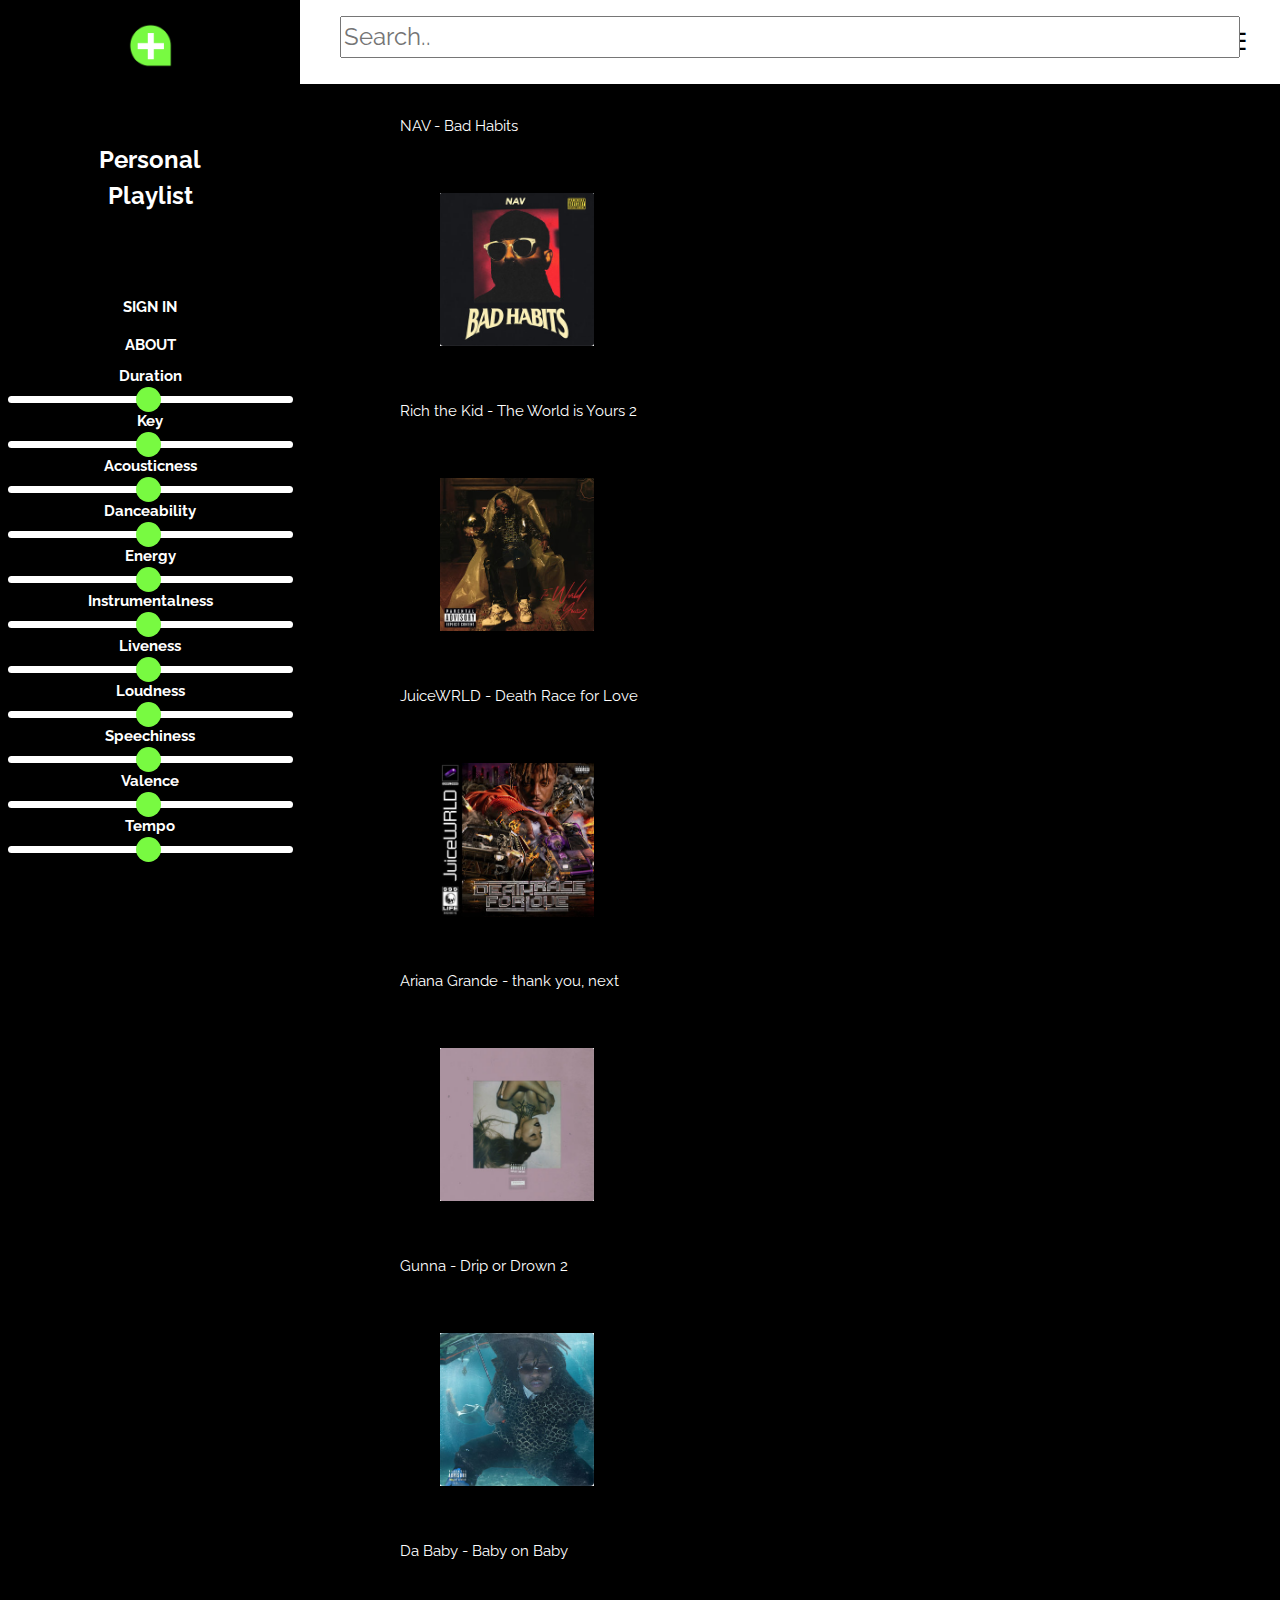
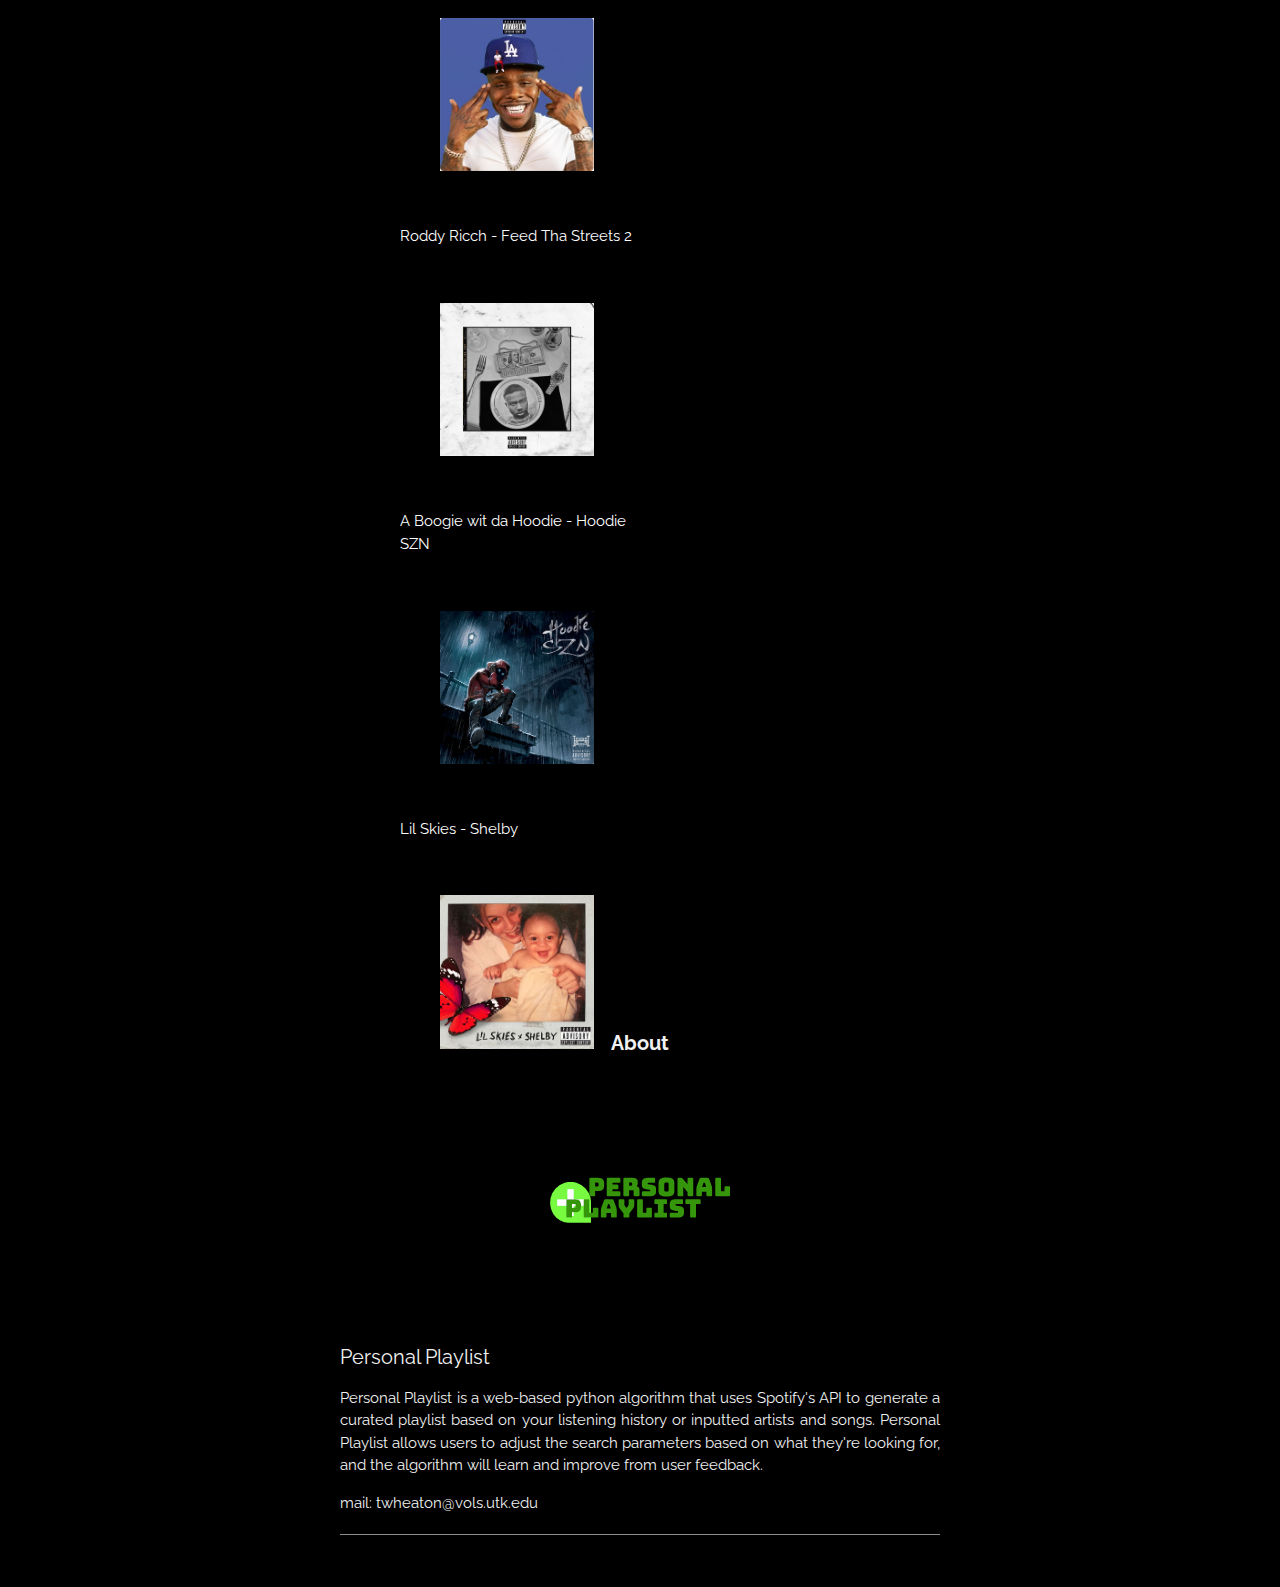
<file: webserver/index.html>
<!DOCTYPE html>
<html lang="en">
<title>Personal Playlist</title>
<meta charset="UTF-8">
<meta name="viewport" content="width=device-width, initial-scale=1">
<link rel="stylesheet" type="text/css" href="style.css">
<link rel="stylesheet" href="https://www.w3schools.com/w3css/4/w3.css">
<link rel="stylesheet" href="https://fonts.googleapis.com/css?family=Raleway">
<style>
body,h1,h2,h3,h4,h5 {font-family: "Raleway", sans-serif}
.w3-third img{margin-bottom: -6px; opacity: 0.8; cursor: pointer}
.w3-third img:hover{opacity: 1}

.slider {
  -webkit-appearance: none;
  width: 95%;
  height: 7px;
  border-radius: 5px;
  background: #FFFFFF;
  outline: none;
  opacity: 1;
  -webkit-transition: .2s;
  transition: opacity .2s;
}

.slider::-webkit-slider-thumb {
  -webkit-appearance: none;
  appearance: none;
  width: 25px;
  height: 25px;
  border-radius: 50%;
  background: #78fa41;
  cursor: pointer;
}

.slider::-moz-range-thumb {
  width: 125px;
  height: 25px;
  border-radius: 50%;
  background: #FFFFFF;
  cursor: pointer;
}

.movetext
{
    position: relative;
    left: 50px;
}

</style>
<body class="w3-black w3-content" style="max-width:1600px">

<!-- Sidebar/menu -->
<nav class="w3-sidebar w3-bar-block w3-black w3-animate-left w3-text-white w3-collapse w3-top w3-center" style="z-index:3;width:300px;font-weight:bold" id="mySidebar"><br>
  <img src="images/Pluslogo.png" style="width:15%">
  <h3 class="w3-padding-64 w3-center"><b>Personal<br>Playlist</b></h3>
  <a href="javascript:void(0)" onclick="w3_close()" class="w3-bar-item w3-button w3-padding w3-hide-large">CLOSE</a>
  <a href="#" onclick="w3_close()" class="w3-bar-item w3-button">SIGN IN</a>
  <a href="#about" onclick="w3_close()" class="w3-bar-item w3-button">ABOUT</a>

  Duration
  <div class="slidecontainer">
  <input type="range" min="1" max="100" value="50" class="slider" id="myRange">
  </div>
  Key
  <div class="slidecontainer">
  <input type="range" min="1" max="100" value="50" class="slider" id="myRange">
  </div>
  Acousticness
  <div class="slidecontainer">
  <input type="range" min="1" max="100" value="50" class="slider" id="myRange">
  </div>
  Danceability
  <div class="slidecontainer">
  <input type="range" min="1" max="100" value="50" class="slider" id="myRange">
  </div>
  Energy
  <div class="slidecontainer">
  <input type="range" min="1" max="100" value="50" class="slider" id="myRange">
  </div>
  Instrumentalness
  <div class="slidecontainer">
  <input type="range" min="1" max="100" value="50" class="slider" id="myRange">
  </div>
  Liveness
  <div class="slidecontainer">
  <input type="range" min="1" max="100" value="50" class="slider" id="myRange">
  </div>
  Loudness
  <div class="slidecontainer">
  <input type="range" min="1" max="100" value="50" class="slider" id="myRange">
  </div>
  Speechiness
  <div class="slidecontainer">
  <input type="range" min="1" max="100" value="50" class="slider" id="myRange">
  </div>
  Valence
  <div class="slidecontainer">
  <input type="range" min="1" max="100" value="50" class="slider" id="myRange">
  </div>
  Tempo
  <div class="slidecontainer">
  <input type="range" min="1" max="100" value="50" class="slider" id="myRange">
  </div>
</nav>

<!-- Top menu on small screens -->
<header class="w3-container w3-top w3-white w3-xlarge w3-padding-16">
  <span class="w3-left w3-padding">PERSONAL PLAYLIST</span>
  <input type="text" class="movetext" placeholder="Search.." style="width: 900px">
  <a href="javascript:void(0)" class="w3-right w3-button w3-white" onclick="w3_open()">☰</a>
</header>

<!-- Overlay effect when opening sidebar on small screens -->
<div class="w3-overlay w3-hide-large w3-animate-opacity" onclick="w3_close()" style="cursor:pointer" title="close side menu" id="myOverlay"></div>

<!-- !PAGE CONTENT! -->
<div class="w3-main" style="margin-left:300px">

  <!-- Push down content on small screens -->
  <div class="w3-hide-large" style="margin-top:83px"></div>

  <!-- Photo grid -->
<div style="position: relative; top: 100px; left: 100px;"
  <div class="w3-half" align="center">
    <div class="w3-half" align="left">
      <dl>
        <dt>NAV - Bad Habits</dt>
        <dd><img src="images/Capture.PNG" style="width:75%;" onclick="onClick(this)" alt="NAV - Bad Habits"></dd>

        <dt>Rich the Kid - The World is Yours 2</dt>
        <dd><img src="images/Capture1.PNG" style="width:75%" onclick="onClick(this)" alt="Rich the Kid - The World is Yours 2"></dd>

        <dt>JuiceWRLD - Death Race for Love</dt>
        <dd><img src="images/Capture2.PNG" style="width:75%" onclick="onClick(this)" alt="JuiceWRLD - Death Race for Love"></dd>

        <dt>Ariana Grande - thank you, next</dt>
        <dd><img src="images/Capture3.PNG" style="width:75%" onclick="onClick(this)" alt="Ariana Grande - thank you, next"></dd>

        <dt>Gunna - Drip or Drown 2</dt>
        <dd><img src="images/Capture4.PNG" style="width:75%" onclick="onClick(this)" alt="Gunna - Drip or Drown 2"></dd>

        <dt>Da Baby - Baby on Baby</dt>
        <dd><img src="images/Capture5.PNG" style="width:75%" onclick="onClick(this)" alt="Da Baby - Baby on Baby"></dd>

        <dt>Roddy Ricch - Feed Tha Streets 2</dt>
        <dd><img src="images/Capture6.PNG" style="width:75%" onclick="onClick(this)" alt="Roddy Ricch - Feed Tha Streets 2"></dd>

        <dt>A Boogie wit da Hoodie - Hoodie SZN</dt>
        <dd><img src="images/Capture7.PNG" style="width:75%" onclick="onClick(this)" alt="A Boogie wit da Hoodie - Hoodie SZN"></dd>

        <dt>Lil Skies - Shelby</dt>
        <dd><img src="images/Capture8.PNG" style="width:75%" onclick="onClick(this)" alt="Lil Skies - Shelby"></dd>
      </dl>
    </div>
  </div>
</div>
  <!-- Pagination -->
  <div class="w3-center w3-padding-32">
    <div class="w3-bar">
      <a href="#" class="w3-bar-item w3-button w3-hover-black">«</a>
      <a href="#" class="w3-bar-item w3-black w3-button">1</a>
      <a href="#" class="w3-bar-item w3-button w3-hover-black">2</a>
      <a href="#" class="w3-bar-item w3-button w3-hover-black">3</a>
      <a href="#" class="w3-bar-item w3-button w3-hover-black">4</a>
      <a href="#" class="w3-bar-item w3-button w3-hover-black">»</a>
    </div>
  </div>

  <!-- Modal for full size images on click-->
  <div id="modal01" class="w3-modal w3-black" style="padding-top:0" onclick="this.style.display='none'">
    <span class="w3-button w3-black w3-xlarge w3-display-topright">×</span>
    <div class="w3-modal-content w3-animate-zoom w3-center w3-transparent w3-padding-64">
      <img id="img01" class="w3-image">
      <p id="caption"></p>
    </div>
  </div>

  <!-- About section -->
  <div class="w3-container w3-black w3-center w3-text-light-grey w3-padding-32" id="about">
    <h4><b>About</b></h4>
    <img src="images/PersonalPlaylistLogo.png" alt="Me" class="w3-image w3-padding-32" width="200" height="200">
    <div class="w3-content w3-justify" style="max-width:600px">
      <h4>Personal Playlist</h4>
      <p>Personal Playlist is a web-based python algorithm that uses Spotify's API to generate a curated playlist based on
        your listening history or inputted artists and songs. Personal Playlist allows users to adjust the search parameters based on what they're looking for,
        and the algorithm will learn and improve from user feedback.
      </p>
      <p>mail: twheaton@vols.utk.edu</p>
      <hr class="w3-opacity">

<script>
// Script to open and close sidebar
function w3_open() {
  document.getElementById("mySidebar").style.display = "block";
  document.getElementById("myOverlay").style.display = "block";
}

function w3_close() {
  document.getElementById("mySidebar").style.display = "none";
  document.getElementById("myOverlay").style.display = "none";
}

// Modal Image Gallery
function onClick(element) {
  document.getElementById("img01").src = element.src;
  document.getElementById("modal01").style.display = "block";
  var captionText = document.getElementById("caption");
  captionText.innerHTML = element.alt;
}

</script>


</body>
</html>
</file>
<file: webserver/style.css>
dd{
  line-height: 17.5;
  align: left;
}

dt{
}
</file>
